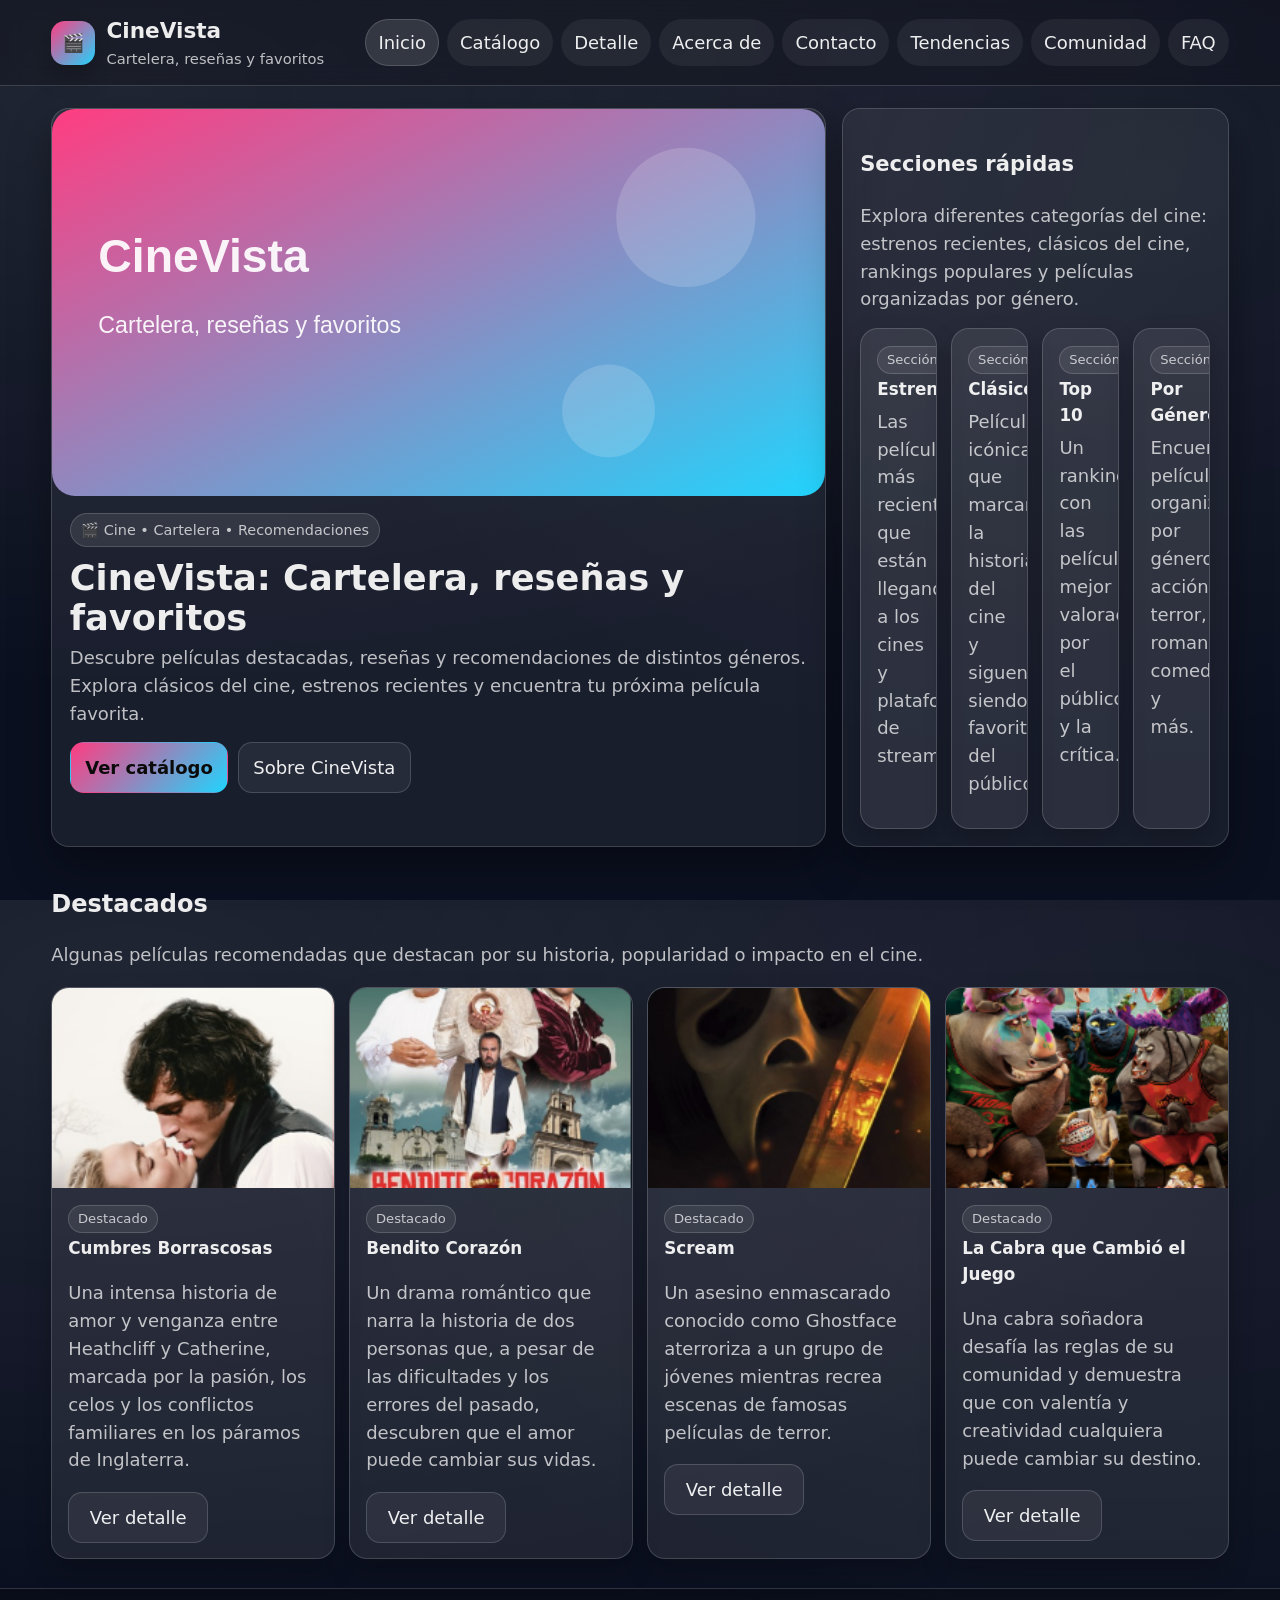
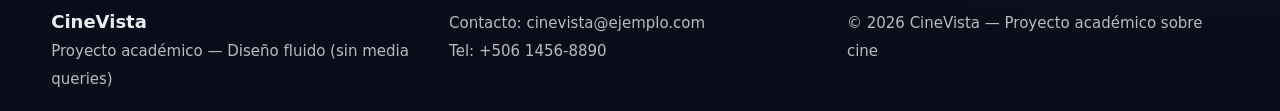
<file: index.html>
<!doctype html>
<html lang="es">
<head>
  <meta charset="utf-8"/>
  <meta name="viewport" content="width=device-width, initial-scale=1"/>
  <title>CineVista — Inicio</title>
  <link rel="stylesheet" href="css/base.css"/>
  <link rel="stylesheet" href="css/index.css"/>
</head>
<body>
<a class="skip" href="#contenido">Saltar al contenido</a>

<header class="site-header">
  <div class="wrapper header-row">
    <div class="brand">
      <div class="brand-badge" aria-hidden="true">🎬</div>
      <div>
        <h1>CineVista</h1>
        <p>Cartelera, reseñas y favoritos</p>
      </div>
    </div>

    <nav class="site-nav" aria-label="Menú principal">
      <ul class="nav-list">
        <li><a href="index.html" aria-current="page">Inicio</a></li>
        <li><a href="catalogo.html">Catálogo</a></li>
        <li><a href="detalle.html">Detalle</a></li>
        <li><a href="acerca.html">Acerca de</a></li>
        <li><a href="contacto.html">Contacto</a></li>
        <li><a href="tendencias.html">Tendencias</a></li>
        <li><a href="comunidad.html">Comunidad</a></li>
        <li><a href="faq.html">FAQ</a></li>
      </ul>
    </nav>
  </div>
</header>

<main id="contenido">
<section class="hero">
  <div class="wrapper hero-grid">
    <article class="hero-card">
      <img class="fluid" src="assets/hero.svg" alt="Banner CineVista"/>
      <div class="content">
        <span class="kicker">🎬 Cine • Cartelera • Recomendaciones</span>
        <h2>CineVista: Cartelera, reseñas y favoritos</h2>
        <p>Descubre películas destacadas, reseñas y recomendaciones de distintos géneros. Explora clásicos del cine, estrenos recientes y encuentra tu próxima película favorita.</p>
        <div class="actions">
          <a class="btn primary" href="catalogo.html">Ver catálogo</a>
          <a class="btn" href="acerca.html">Sobre CineVista</a>
        </div>
      </div>
    </article>
    <aside class="hero-card">
      <div class="content">
        <h3>Secciones rápidas</h3>
        <p class="muted">Explora diferentes categorías del cine: estrenos recientes, clásicos del cine, rankings populares y películas organizadas por género.</p>
        <div class="grid"><div class="card"><div class="pad"><span class="badge">Sección</span><h4>Estrenos</h4><p class="muted">Las películas más recientes que están llegando a los cines y plataformas de streaming.</p></div></div><div class="card"><div class="pad"><span class="badge">Sección</span><h4>Clásicos</h4><p class="muted">Películas icónicas que marcaron la historia del cine y siguen siendo favoritas del público.</p></div></div><div class="card"><div class="pad"><span class="badge">Sección</span><h4>Top 10</h4><p class="muted">Un ranking con las películas mejor valoradas por el público y la crítica.</p></div></div><div class="card"><div class="pad"><span class="badge">Sección</span><h4>Por Género</h4><p class="muted">Encuentra películas organizadas por género: acción, terror, romance, comedia y más.</p></div></div></div>
      </div>
    </aside>
  </div>
</section><section class="section"><div class="wrapper">
  <h3>Destacados</h3>
  <p class="muted">Algunas películas recomendadas que destacan por su historia, popularidad o impacto en el cine.</p>
  <div class="grid">
      <article class="card">
        <img class="fluid" src="assets/cumbresborrascosas.png" alt="Cumbres Borrascosas"/>
        <div class="pad">
          <span class="badge">Destacado</span>
          <h4>Cumbres Borrascosas</h4>
          <p class="muted">Una intensa historia de amor y venganza entre Heathcliff y Catherine, marcada por la pasión, los celos y los conflictos familiares en los páramos de Inglaterra.</p>
          <a class="btn" href="detalle.html">Ver detalle</a>
        </div>
      </article>

      <article class="card">
        <img class="fluid" src="assets/benditocorazon.png" alt="Bendito Corazón"/>
        <div class="pad">
          <span class="badge">Destacado</span>
          <h4>Bendito Corazón</h4>
          <p class="muted">Un drama romántico que narra la historia de dos personas que, a pesar de las dificultades y los errores del pasado, descubren que el amor puede cambiar sus vidas.</p>
          <a class="btn" href="detalle.html">Ver detalle</a>
        </div>
      </article>

      <article class="card">
        <img class="fluid" src="assets/scream.png" alt="Scream"/>
        <div class="pad">
          <span class="badge">Destacado</span>
          <h4>Scream</h4>
          <p class="muted">Un asesino enmascarado conocido como Ghostface aterroriza a un grupo de jóvenes mientras recrea escenas de famosas películas de terror.</p>
          <a class="btn" href="detalle.html">Ver detalle</a>
        </div>
      </article>

      <article class="card">
        <img class="fluid" src="assets/lacabra.png" alt="La Cabra"/>
        <div class="pad">
          <span class="badge">Destacado</span>
          <h4>La Cabra que Cambió el Juego</h4>
          <p class="muted">Una cabra soñadora desafía las reglas de su comunidad y demuestra que con valentía y creatividad cualquiera puede cambiar su destino.</p>
          <a class="btn" href="detalle.html">Ver detalle</a>
        </div>
      </article>
</div>
</div></section>
</main>

<footer class="site-footer">
  <div class="wrapper footer-grid">
    <div>
      <strong>CineVista</strong><br/>
      <small>Proyecto académico — Diseño fluido (sin media queries)</small>
    </div>
    <div>
      <small>Contacto: cinevista@ejemplo.com</small><br/>
      <small>Tel: +506 1456-8890</small>
    </div>
    <div>
      <small>© 2026 CineVista — Proyecto académico sobre cine</small>
    </div>
  </div>
</footer>
</body>
</html>
</file>
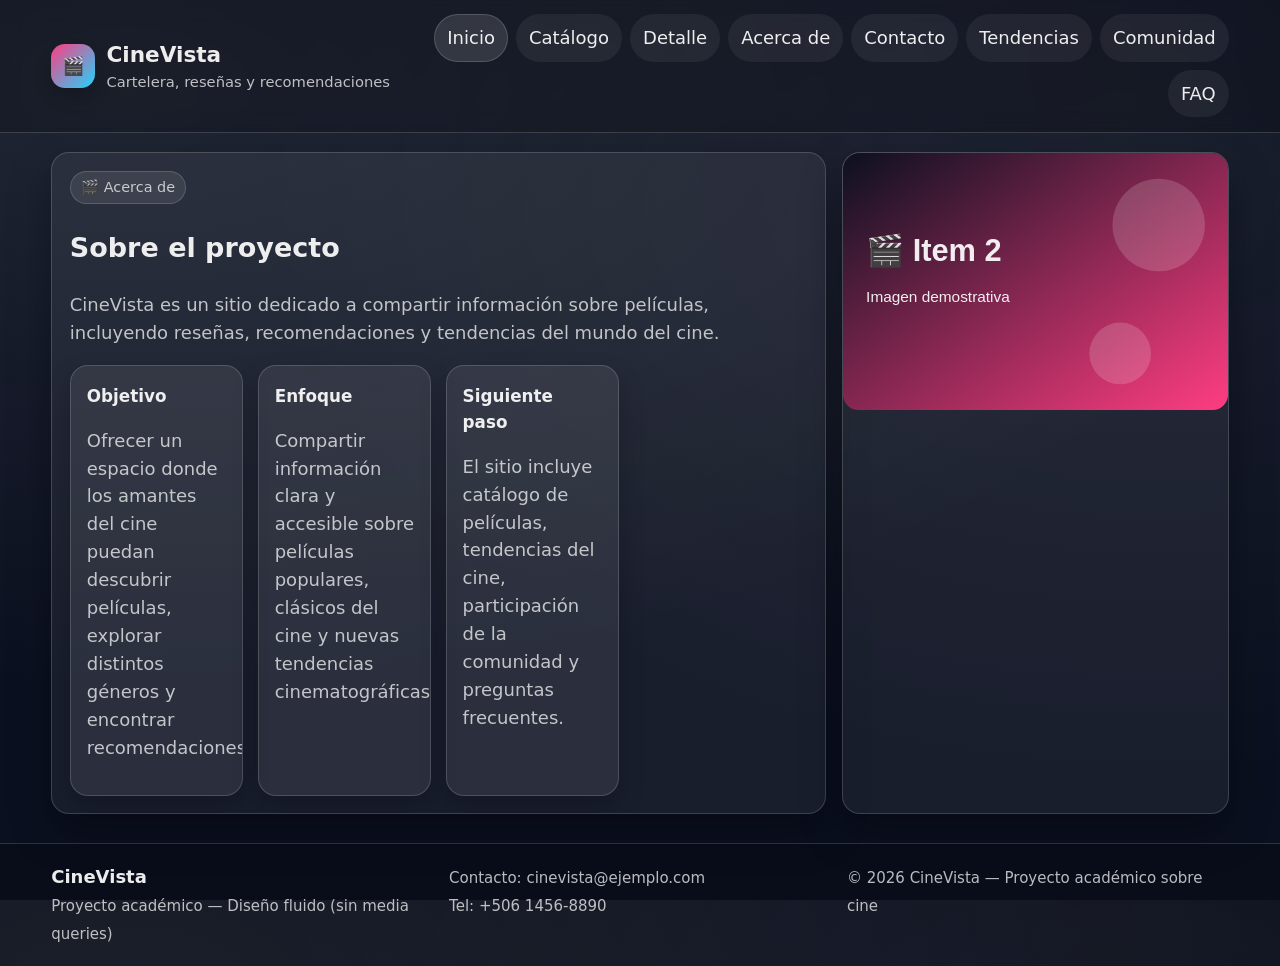
<file: acerca.html>
<!doctype html>
<html lang="es">
<head>
  <meta charset="utf-8"/>
  <meta name="viewport" content="width=device-width, initial-scale=1"/>
  <title>CineVista — Acerca de</title>
  <link rel="stylesheet" href="css/base.css"/>
  <link rel="stylesheet" href="css/acerca.css"/>
</head>
<body>
<a class="skip" href="#contenido">Saltar al contenido</a>

<header class="site-header">
  <div class="wrapper header-row">
    <div class="brand">
      <div class="brand-badge" aria-hidden="true">🎬</div>
      <div>
        <h1>CineVista</h1>
        <p>Cartelera, reseñas y recomendaciones</p>
      </div>
    </div>

    <nav class="site-nav" aria-label="Menú principal">
      <ul class="nav-list">
        <li><a href="index.html" aria-current="page">Inicio</a></li>
        <li><a href="catalogo.html">Catálogo</a></li>
        <li><a href="detalle.html">Detalle</a></li>
        <li><a href="acerca.html">Acerca de</a></li>
        <li><a href="contacto.html">Contacto</a></li>
        <li><a href="tendencias.html">Tendencias</a></li>
        <li><a href="comunidad.html">Comunidad</a></li>
        <li><a href="faq.html">FAQ</a></li>
      </ul>
    </nav>
  </div>
</header>

<main id="contenido">
<section class="section">
  <div class="wrapper hero-grid">
    <article class="hero-card"><div class="content">
      <span class="kicker">🎬 Acerca de</span>
      <h2>Sobre el proyecto</h2>
      <p class="muted">CineVista es un sitio dedicado a compartir información sobre películas, incluyendo reseñas, recomendaciones y tendencias del mundo del cine.</p>
      <div class="grid">
        <div class="card"><div class="pad"><h4>Objetivo</h4><p class="muted">Ofrecer un espacio donde los amantes del cine puedan descubrir películas, explorar distintos géneros y encontrar recomendaciones.</p></div></div>
        <div class="card"><div class="pad"><h4>Enfoque</h4><p class="muted">Compartir información clara y accesible sobre películas populares, clásicos del cine y nuevas tendencias cinematográficas.</p></div></div>
        <div class="card"><div class="pad"><h4>Siguiente paso</h4><p class="muted">El sitio incluye catálogo de películas, tendencias del cine, participación de la comunidad y preguntas frecuentes.</p></div></div>
      </div>
    </div></article>
    <aside class="hero-card"><img class="fluid" src="assets/thumb2.svg" alt="Imagen de apoyo"/></aside>
  </div>
</section>
</main>

<footer class="site-footer">
  <div class="wrapper footer-grid">
    <div>
      <strong>CineVista</strong><br/>
      <small>Proyecto académico — Diseño fluido (sin media queries)</small>
    </div>
    <div>
      <small>Contacto: cinevista@ejemplo.com</small><br/>
      <small>Tel: +506 1456-8890</small>
    </div>
    <div>
      <small>© 2026 CineVista — Proyecto académico sobre cine</small>
    </div>
  </div>
</footer>
</body>
</html>
</file>
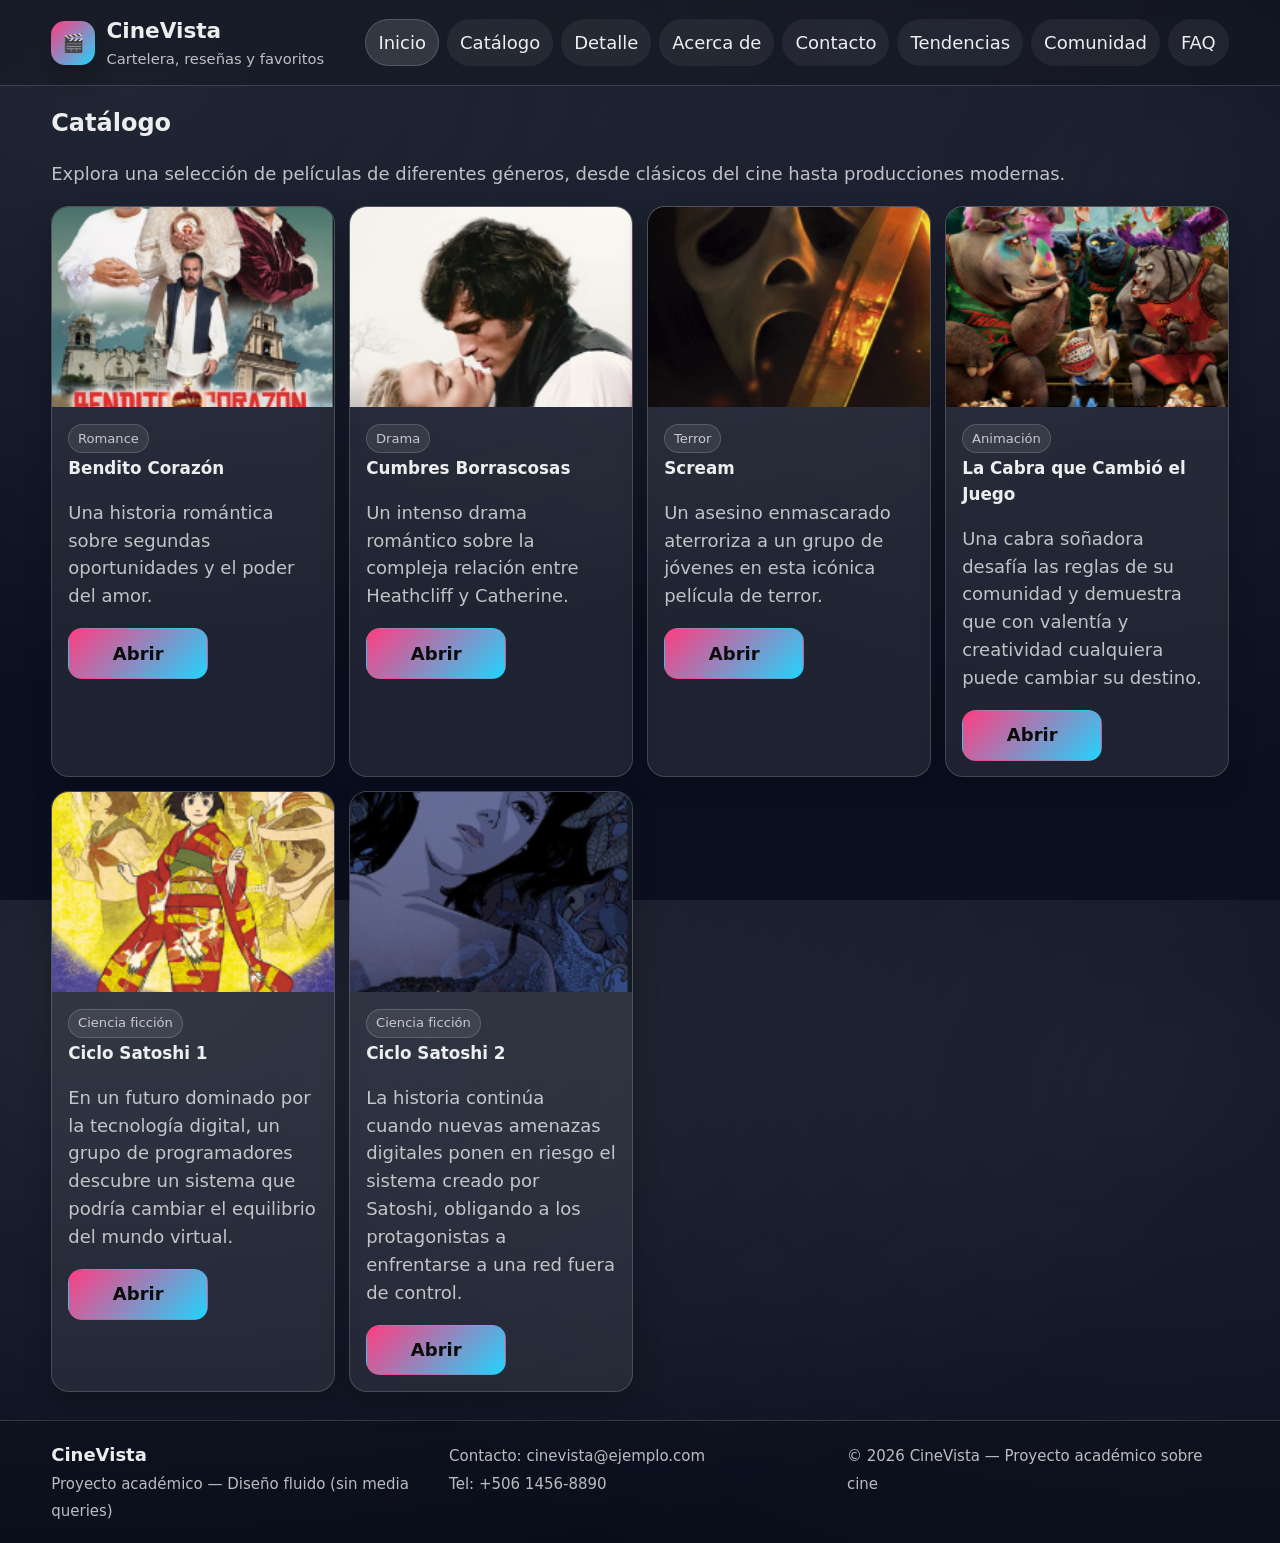
<file: catalogo.html>
<!doctype html>
<html lang="es">
<head>
  <meta charset="utf-8"/>
  <meta name="viewport" content="width=device-width, initial-scale=1"/>
  <title>CineVista — Catálogo</title>
  <link rel="stylesheet" href="css/base.css"/>
  <link rel="stylesheet" href="css/catalogo.css"/>
</head>
<body>
<a class="skip" href="#contenido">Saltar al contenido</a>

<header class="site-header">
  <div class="wrapper header-row">
    <div class="brand">
      <div class="brand-badge" aria-hidden="true">🎬</div>
      <div>
        <h1>CineVista</h1>
        <p>Cartelera, reseñas y favoritos</p>
      </div>
    </div>

    <nav class="site-nav" aria-label="Menú principal">
      <ul class="nav-list">
        <li><a href="index.html" aria-current="page">Inicio</a></li>
        <li><a href="catalogo.html">Catálogo</a></li>
        <li><a href="detalle.html">Detalle</a></li>
        <li><a href="acerca.html">Acerca de</a></li>
        <li><a href="contacto.html">Contacto</a></li>
        <li><a href="tendencias.html">Tendencias</a></li>
        <li><a href="comunidad.html">Comunidad</a></li>
        <li><a href="faq.html">FAQ</a></li>
      </ul>
    </nav>
  </div>
</header>

<main id="contenido">
<section class="section"><div class="wrapper">
  <h3>Catálogo</h3>
  <p class="muted">Explora una selección de películas de diferentes géneros, desde clásicos del cine hasta producciones modernas.</p>
  <div class="grid">
      <article class="card">
        <img class="fluid" src="assets/benditocorazon.png" alt="Item 1"/>
        <div class="pad">
          <span class="badge">Romance</span>
          <h4>Bendito Corazón</h4>
          <p class="muted">Una historia romántica sobre segundas oportunidades y el poder del amor.</p>
          <a class="btn primary" href="detalle.html">Abrir</a>
        </div>
      </article>

      <article class="card">
        <img class="fluid" src="assets/cumbresborrascosas.png" alt="Item 2"/>
        <div class="pad">
          <span class="badge">Drama</span>
          <h4>Cumbres Borrascosas</h4>
          <p class="muted">Un intenso drama romántico sobre la compleja relación entre Heathcliff y Catherine.</p>
          <a class="btn primary" href="detalle.html">Abrir</a>
        </div>
      </article>

      <article class="card">
        <img class="fluid" src="assets/scream.png" alt="Item 3"/>
        <div class="pad">
          <span class="badge">Terror</span>
          <h4>Scream</h4>
          <p class="muted">Un asesino enmascarado aterroriza a un grupo de jóvenes en esta icónica película de terror.</p>
          <a class="btn primary" href="detalle.html">Abrir</a>
        </div>
      </article>

      <article class="card">
        <img class="fluid" src="assets/lacabra.png" alt="Item 4"/>
        <div class="pad">
          <span class="badge">Animación</span>
          <h4>La Cabra que Cambió el Juego</h4>
          <p class="muted">Una cabra soñadora desafía las reglas de su comunidad y demuestra que con valentía y creatividad cualquiera puede cambiar su destino.</p>
          <a class="btn primary" href="detalle.html">Abrir</a>
        </div>
      </article>

      <article class="card">
        <img class="fluid" src="assets/ciclosatoshi1.png" alt="Item 5"/>
        <div class="pad">
          <span class="badge">Ciencia ficción</span>
          <h4>Ciclo Satoshi 1</h4>
          <p class="muted">En un futuro dominado por la tecnología digital, un grupo de programadores descubre un sistema que podría cambiar el equilibrio del mundo virtual.</p>
          <a class="btn primary" href="detalle.html">Abrir</a>
        </div>
      </article>

      <article class="card">
        <img class="fluid" src="assets/ciclosatoshi2.png" alt="Item 6"/>
        <div class="pad">
          <span class="badge">Ciencia ficción</span>
          <h4>Ciclo Satoshi 2</h4>
          <p class="muted">La historia continúa cuando nuevas amenazas digitales ponen en riesgo el sistema creado por Satoshi, obligando a los protagonistas a enfrentarse a una red fuera de control.</p>
          <a class="btn primary" href="detalle.html">Abrir</a>
        </div>
      </article>
</div>
</div></section>
</main>

<footer class="site-footer">
  <div class="wrapper footer-grid">
    <div>
      <strong>CineVista</strong><br/>
      <small>Proyecto académico — Diseño fluido (sin media queries)</small>
    </div>
    <div>
      <small>Contacto: cinevista@ejemplo.com</small><br/>
      <small>Tel: +506 1456-8890</small>
    </div>
    <div>
      <small>© 2026 CineVista — Proyecto académico sobre cine</small>
    </div>
  </div>
</footer>
</body>
</html>
</file>
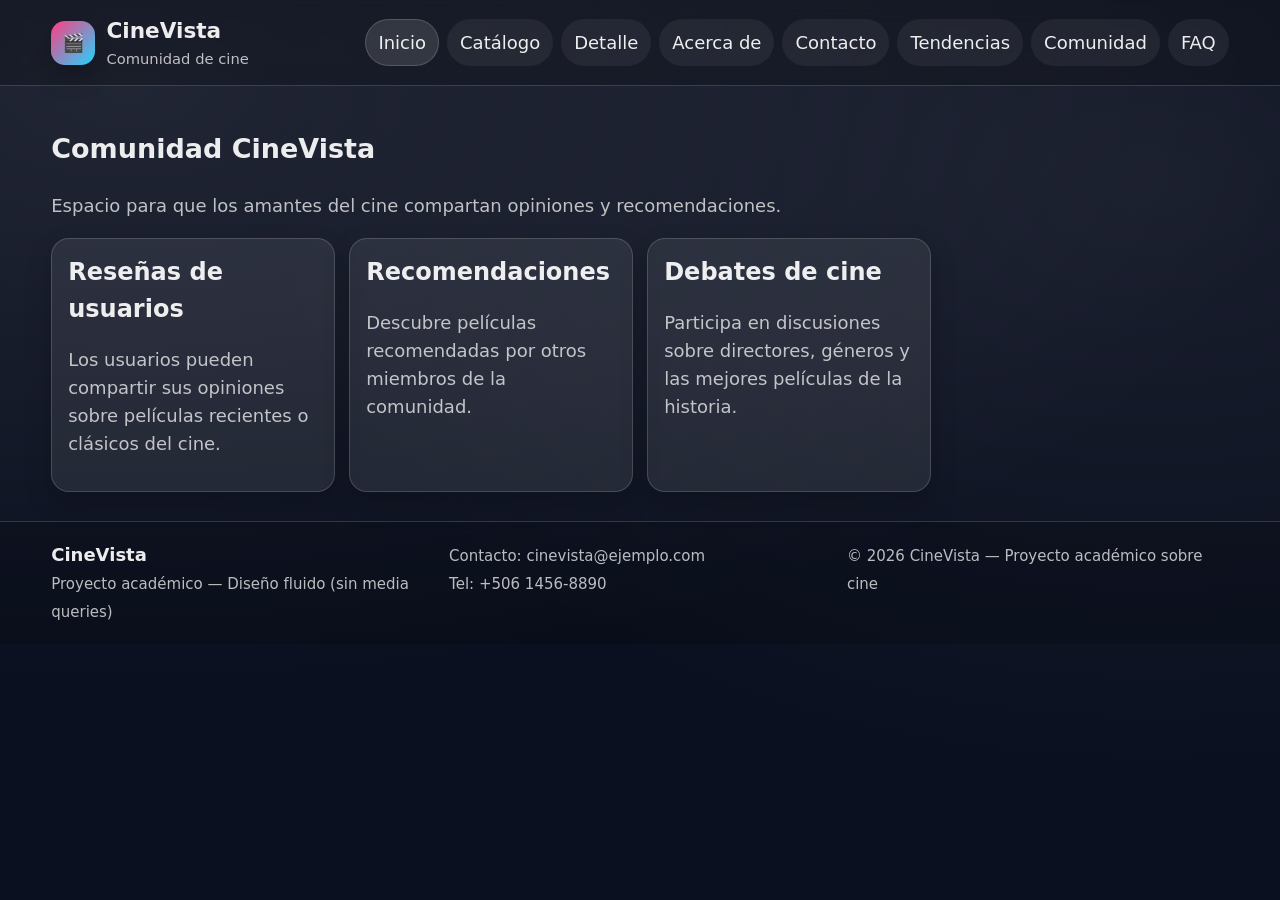
<file: comunidad.html>
<!doctype html>
<html lang="es">
<head>
<meta charset="utf-8"/>
<meta name="viewport" content="width=device-width, initial-scale=1"/>
<title>CineVista — Comunidad</title>
<link rel="stylesheet" href="css/base.css"/>
</head>

<body>

<header class="site-header">
<div class="wrapper header-row">

<div class="brand">
<div class="brand-badge">🎬</div>
<div>
<h1>CineVista</h1>
<p>Comunidad de cine</p>
</div>
</div>

<nav class="site-nav" aria-label="Menú principal">
      <ul class="nav-list">
        <li><a href="index.html" aria-current="page">Inicio</a></li>
        <li><a href="catalogo.html">Catálogo</a></li>
        <li><a href="detalle.html">Detalle</a></li>
        <li><a href="acerca.html">Acerca de</a></li>
        <li><a href="contacto.html">Contacto</a></li>
        <li><a href="tendencias.html">Tendencias</a></li>
        <li><a href="comunidad.html">Comunidad</a></li>
        <li><a href="faq.html">FAQ</a></li>
      </ul>
    </nav>

</div>
</header>

<main class="section">
<div class="wrapper">

<h2>Comunidad CineVista</h2>
<p class="muted">Espacio para que los amantes del cine compartan opiniones y recomendaciones.</p>

<div class="grid">

<article class="card">
<div class="pad">
<h3>Reseñas de usuarios</h3>
<p class="muted">Los usuarios pueden compartir sus opiniones sobre películas recientes o clásicos del cine.</p>
</div>
</article>

<article class="card">
<div class="pad">
<h3>Recomendaciones</h3>
<p class="muted">Descubre películas recomendadas por otros miembros de la comunidad.</p>
</div>
</article>

<article class="card">
<div class="pad">
<h3>Debates de cine</h3>
<p class="muted">Participa en discusiones sobre directores, géneros y las mejores películas de la historia.</p>
</div>
</article>

</div>

</div>
</main>

<footer class="site-footer">
  <div class="wrapper footer-grid">
    <div>
      <strong>CineVista</strong><br/>
      <small>Proyecto académico — Diseño fluido (sin media queries)</small>
    </div>
    <div>
      <small>Contacto: cinevista@ejemplo.com</small><br/>
      <small>Tel: +506 1456-8890</small>
    </div>
    <div>
      <small>© 2026 CineVista — Proyecto académico sobre cine</small>
    </div>
  </div>
</footer>
</body>
</html>
</file>
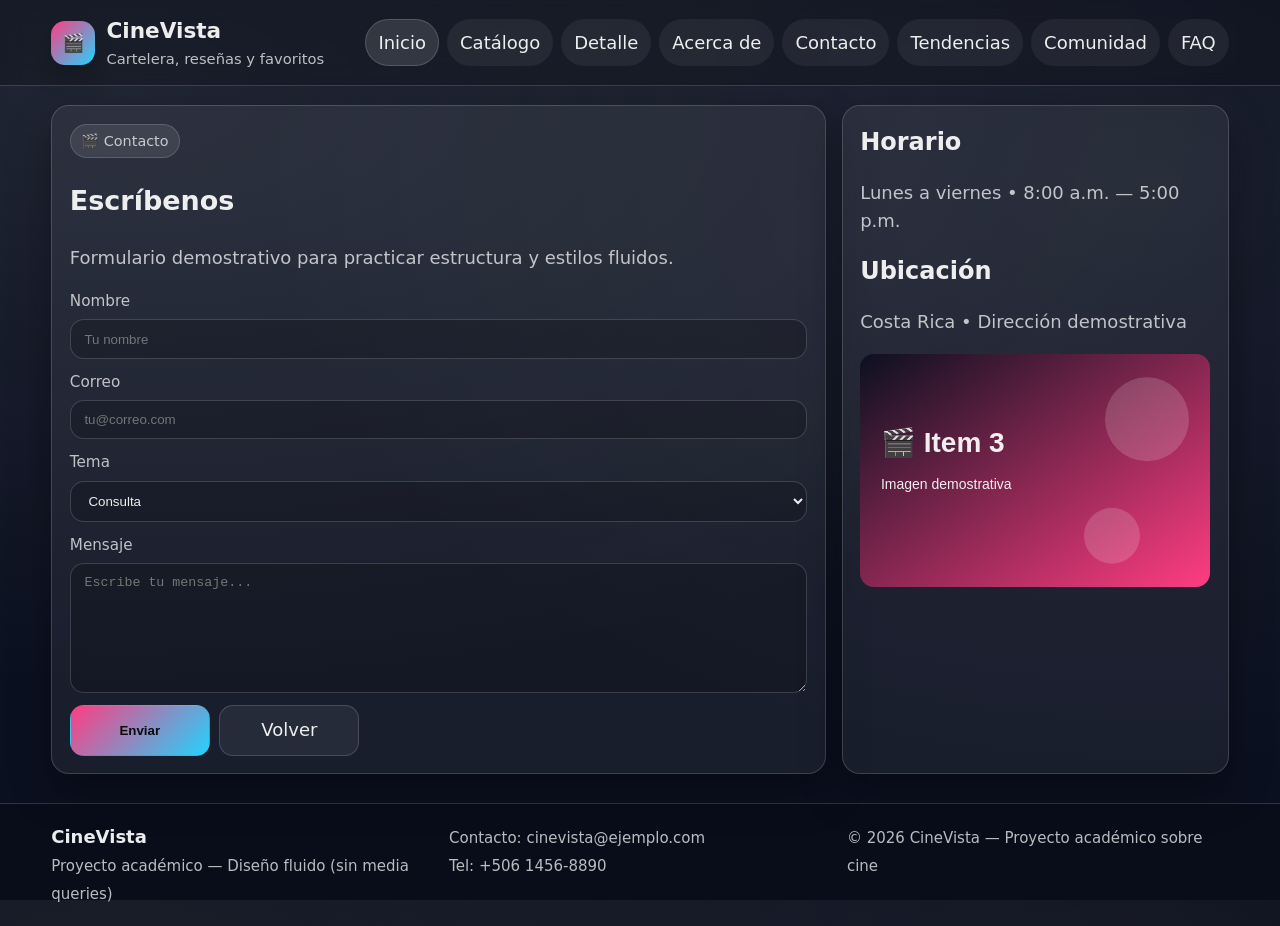
<file: contacto.html>
<!doctype html>
<html lang="es">
<head>
  <meta charset="utf-8"/>
  <meta name="viewport" content="width=device-width, initial-scale=1"/>
  <title>CineVista — Contacto</title>
  <link rel="stylesheet" href="css/base.css"/>
  <link rel="stylesheet" href="css/contacto.css"/>
</head>
<body>
<a class="skip" href="#contenido">Saltar al contenido</a>

<header class="site-header">
  <div class="wrapper header-row">
    <div class="brand">
      <div class="brand-badge" aria-hidden="true">🎬</div>
      <div>
        <h1>CineVista</h1>
        <p>Cartelera, reseñas y favoritos</p>
      </div>
    </div>

    <nav class="site-nav" aria-label="Menú principal">
      <ul class="nav-list">
        <li><a href="index.html" aria-current="page">Inicio</a></li>
        <li><a href="catalogo.html">Catálogo</a></li>
        <li><a href="detalle.html">Detalle</a></li>
        <li><a href="acerca.html">Acerca de</a></li>
        <li><a href="contacto.html">Contacto</a></li>
        <li><a href="tendencias.html">Tendencias</a></li>
        <li><a href="comunidad.html">Comunidad</a></li>
        <li><a href="faq.html">FAQ</a></li>
      </ul>
    </nav>
  </div>
</header>

<main id="contenido">
<section class="section">
  <div class="wrapper hero-grid">
    <article class="hero-card"><div class="content">
      <span class="kicker">🎬 Contacto</span>
      <h2>Escríbenos</h2>
      <p class="muted">Formulario demostrativo para practicar estructura y estilos fluidos.</p>
      <form class="form" action="#" method="post">
        <div class="field"><label for="nombre">Nombre</label><input id="nombre" name="nombre" placeholder="Tu nombre" required/></div>
        <div class="field"><label for="correo">Correo</label><input id="correo" name="correo" type="email" placeholder="tu@correo.com" required/></div>
        <div class="field"><label for="tema">Tema</label>
          <select id="tema" name="tema"><option>Consulta</option><option>Soporte</option><option>Colaboración</option></select>
        </div>
        <div class="field"><label for="mensaje">Mensaje</label><textarea id="mensaje" name="mensaje" placeholder="Escribe tu mensaje..."></textarea></div>
        <div class="actions"><button class="btn primary" type="submit">Enviar</button><a class="btn" href="index.html">Volver</a></div>
      </form>
    </div></article>
    <aside class="hero-card"><div class="content">
      <h3>Horario</h3><p class="muted">Lunes a viernes • 8:00 a.m. — 5:00 p.m.</p>
      <h3>Ubicación</h3><p class="muted">Costa Rica • Dirección demostrativa</p>
      <img class="fluid" src="assets/thumb3.svg" alt="Imagen de ubicación"/>
    </div></aside>
  </div>
</section>
</main>

<footer class="site-footer">
  <div class="wrapper footer-grid">
    <div>
      <strong>CineVista</strong><br/>
      <small>Proyecto académico — Diseño fluido (sin media queries)</small>
    </div>
    <div>
      <small>Contacto: cinevista@ejemplo.com</small><br/>
      <small>Tel: +506 1456-8890</small>
    </div>
    <div>
      <small>© 2026 CineVista — Proyecto académico sobre cine</small>
    </div>
  </div>
</footer>
</body>
</html>
</file>
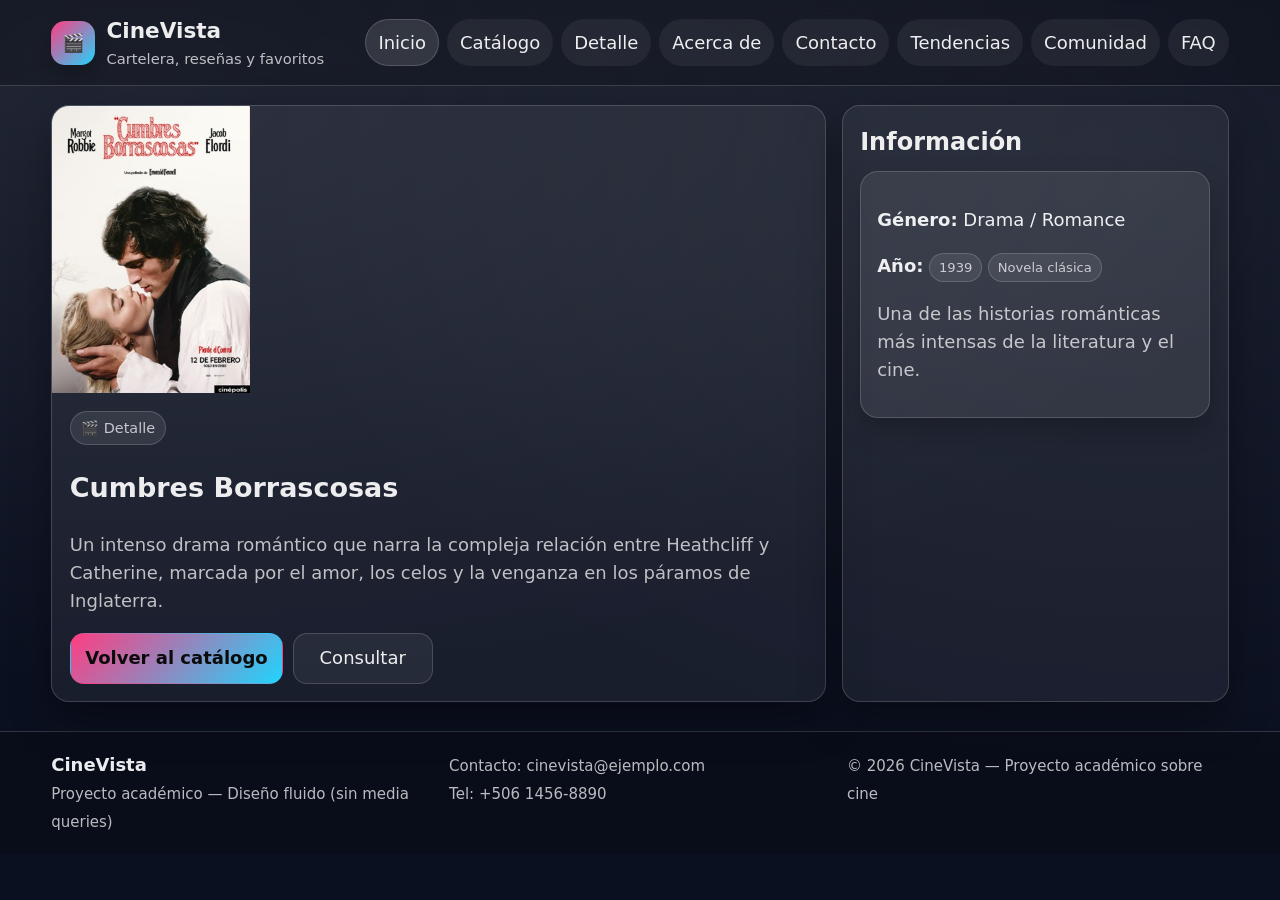
<file: detalle.html>
<!doctype html>
<html lang="es">
<head>
  <meta charset="utf-8"/>
  <meta name="viewport" content="width=device-width, initial-scale=1"/>
  <title>CineVista — Detalle</title>
  <link rel="stylesheet" href="css/base.css"/>
  <link rel="stylesheet" href="css/detalle.css"/>
</head>
<body>
<a class="skip" href="#contenido">Saltar al contenido</a>

<header class="site-header">
  <div class="wrapper header-row">
    <div class="brand">
      <div class="brand-badge" aria-hidden="true">🎬</div>
      <div>
        <h1>CineVista</h1>
        <p>Cartelera, reseñas y favoritos</p>
      </div>
    </div>

   <nav class="site-nav" aria-label="Menú principal">
      <ul class="nav-list">
        <li><a href="index.html" aria-current="page">Inicio</a></li>
        <li><a href="catalogo.html">Catálogo</a></li>
        <li><a href="detalle.html">Detalle</a></li>
        <li><a href="acerca.html">Acerca de</a></li>
        <li><a href="contacto.html">Contacto</a></li>
        <li><a href="tendencias.html">Tendencias</a></li>
        <li><a href="comunidad.html">Comunidad</a></li>
        <li><a href="faq.html">FAQ</a></li>
      </ul>
    </nav>
  </div>
</header>

<main id="contenido">
<section class="section">
  <div class="wrapper hero-grid">
    <article class="hero-card">
      <img class="fluid" src="assets/cumbresborrascosas.png" alt="Imagen principal"/>
      <div class="content">
        <span class="kicker">🎬 Detalle</span>
        <h2>Cumbres Borrascosas</h2>
        <p class="muted">Un intenso drama romántico que narra la compleja relación entre Heathcliff y Catherine, marcada por el amor, los celos y la venganza en los páramos de Inglaterra.</p>
        <div class="actions">
          <a class="btn primary" href="catalogo.html">Volver al catálogo</a>
          <a class="btn" href="contacto.html">Consultar</a>
        </div>
      </div>
    </article>
    <aside class="hero-card"><div class="content">
      <h3>Información</h3>
      <div class="card"><div class="pad">
        <p><strong>Género:</strong> Drama / Romance</p>
        <p><strong>Año:</strong> <span class="badge">1939</span> <span class="badge">Novela clásica</span></p>
        <p class="muted">Una de las historias románticas más intensas de la literatura y el cine.</p>
      </div></div>
    </div></aside>
  </div>
</section>
</main>

<footer class="site-footer">
  <div class="wrapper footer-grid">
    <div>
      <strong>CineVista</strong><br/>
      <small>Proyecto académico — Diseño fluido (sin media queries)</small>
    </div>
    <div>
      <small>Contacto: cinevista@ejemplo.com</small><br/>
      <small>Tel: +506 1456-8890</small>
    </div>
    <div>
      <small>© 2026 CineVista — Proyecto académico sobre cine</small>
    </div>
  </div>
</footer>
</body>
</html>
</file>
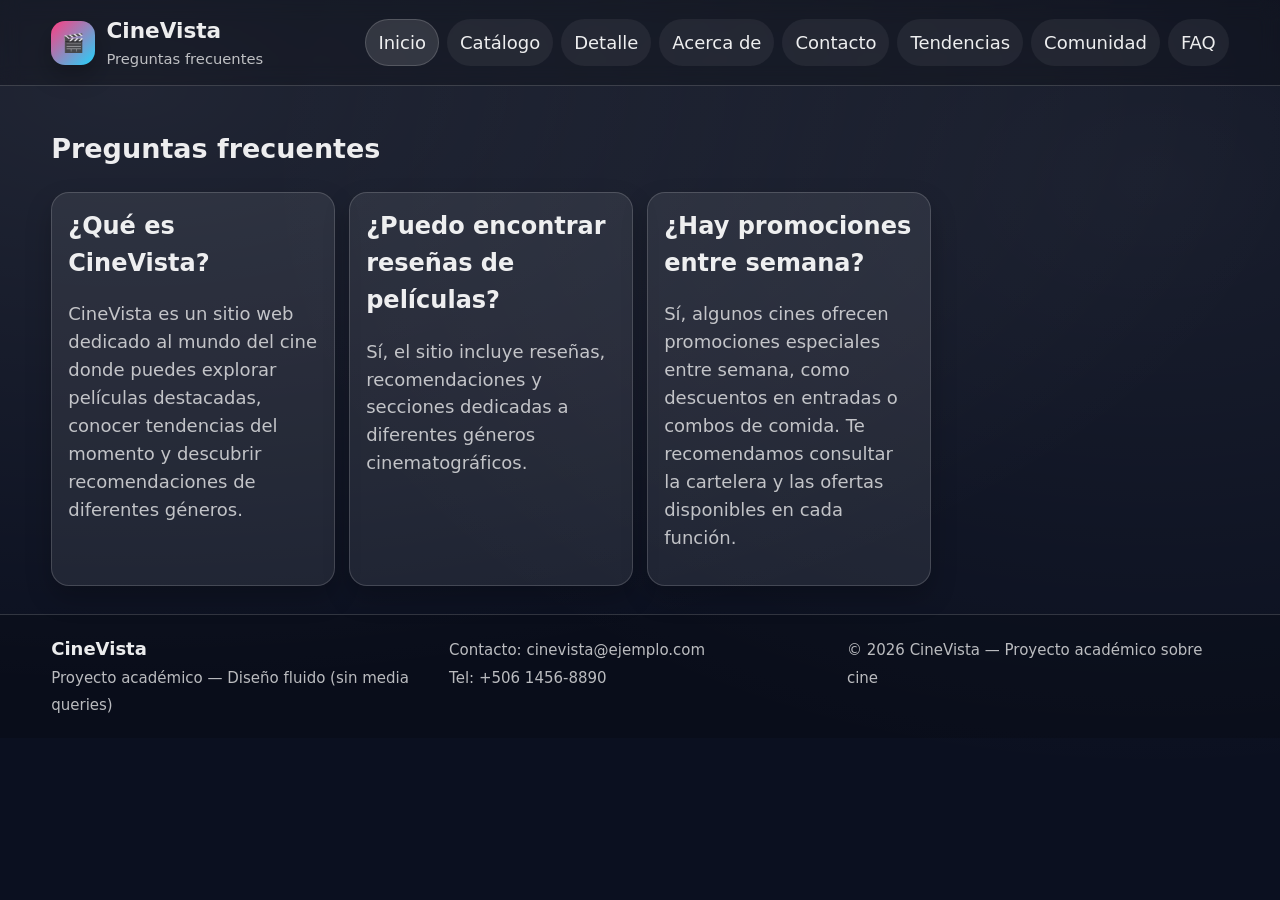
<file: faq.html>
<!doctype html>
<html lang="es">
<head>
<meta charset="utf-8"/>
<meta name="viewport" content="width=device-width, initial-scale=1"/>
<title>CineVista — FAQ</title>
<link rel="stylesheet" href="css/base.css"/>
</head>

<body>

<header class="site-header">
<div class="wrapper header-row">

<div class="brand">
<div class="brand-badge">🎬</div>
<div>
<h1>CineVista</h1>
<p>Preguntas frecuentes</p>
</div>
</div>

<nav class="site-nav" aria-label="Menú principal">
      <ul class="nav-list">
        <li><a href="index.html" aria-current="page">Inicio</a></li>
        <li><a href="catalogo.html">Catálogo</a></li>
        <li><a href="detalle.html">Detalle</a></li>
        <li><a href="acerca.html">Acerca de</a></li>
        <li><a href="contacto.html">Contacto</a></li>
        <li><a href="tendencias.html">Tendencias</a></li>
        <li><a href="comunidad.html">Comunidad</a></li>
        <li><a href="faq.html">FAQ</a></li>
      </ul>
    </nav>

</div>
</header>

<main class="section">
<div class="wrapper">

<h2>Preguntas frecuentes</h2>

<div class="grid">

<article class="card">
<div class="pad">
<h3>¿Qué es CineVista?</h3>
<p class="muted">CineVista es un sitio web dedicado al mundo del cine donde puedes explorar películas destacadas, conocer tendencias del momento y descubrir recomendaciones de diferentes géneros.</p>
</div>
</article>

<article class="card">
<div class="pad">
<h3>¿Puedo encontrar reseñas de películas?</h3>
<p class="muted">Sí, el sitio incluye reseñas, recomendaciones y secciones dedicadas a diferentes géneros cinematográficos.</p>
</div>
</article>

<article class="card">
<div class="pad">
<h3>¿Hay promociones entre semana?</h3>
<p class="muted">Sí, algunos cines ofrecen promociones especiales entre semana, como descuentos en entradas o combos de comida. Te recomendamos consultar la cartelera y las ofertas disponibles en cada función.</p>
</div>
</article>

</div>

</div>
</main>

<footer class="site-footer">
  <div class="wrapper footer-grid">
    <div>
      <strong>CineVista</strong><br/>
      <small>Proyecto académico — Diseño fluido (sin media queries)</small>
    </div>
    <div>
      <small>Contacto: cinevista@ejemplo.com</small><br/>
      <small>Tel: +506 1456-8890</small>
    </div>
    <div>
      <small>© 2026 CineVista — Proyecto académico sobre cine</small>
    </div>
  </div>
</footer>
</body>
</html>
</file>
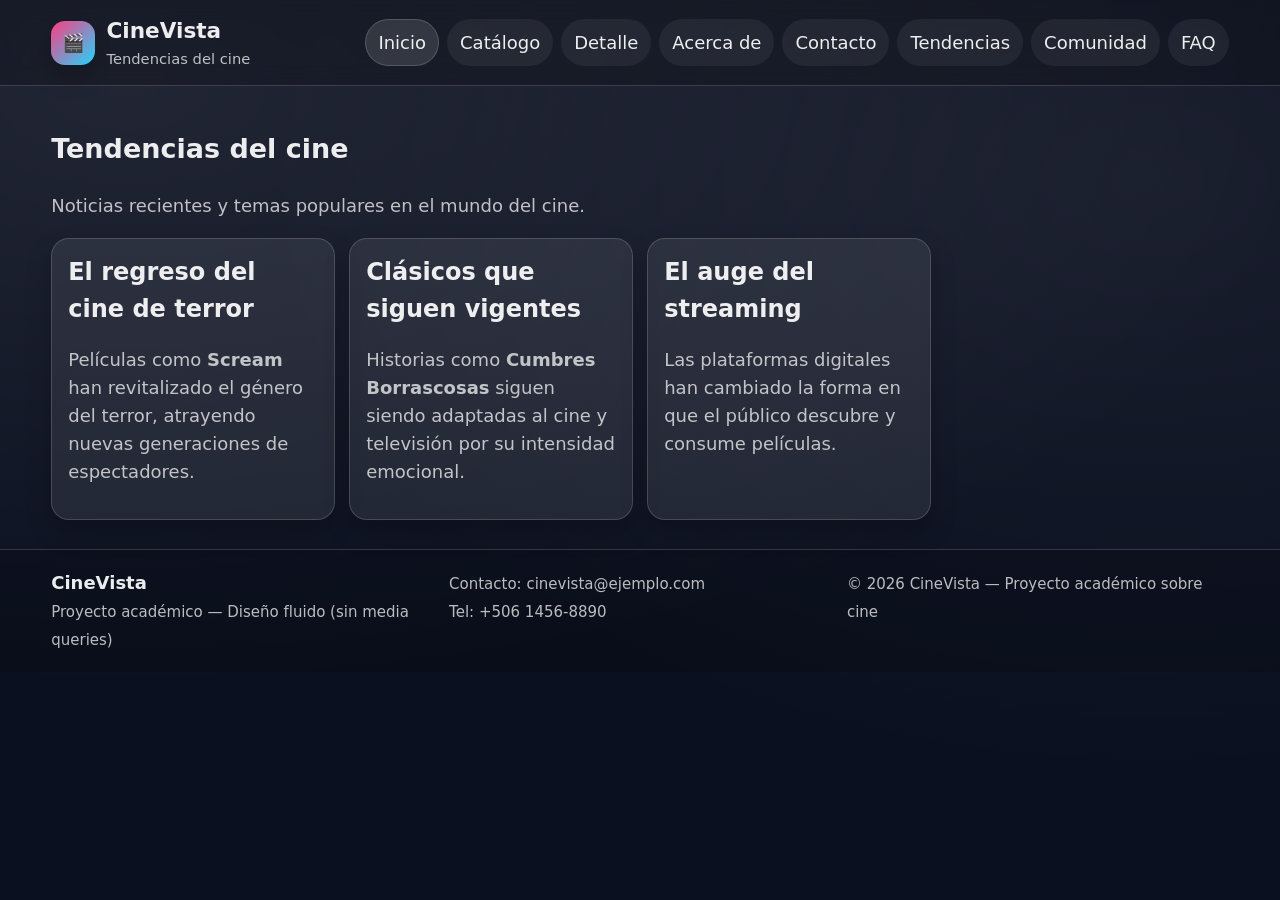
<file: tendencias.html>
<!doctype html>
<html lang="es">
<head>
<meta charset="utf-8"/>
<meta name="viewport" content="width=device-width, initial-scale=1"/>
<title>CineVista — Tendencias</title>
<link rel="stylesheet" href="css/base.css"/>
</head>

<body>

<header class="site-header">
<div class="wrapper header-row">

<div class="brand">
<div class="brand-badge">🎬</div>
<div>
<h1>CineVista</h1>
<p>Tendencias del cine</p>
</div>
</div>

<nav class="site-nav" aria-label="Menú principal">
      <ul class="nav-list">
        <li><a href="index.html" aria-current="page">Inicio</a></li>
        <li><a href="catalogo.html">Catálogo</a></li>
        <li><a href="detalle.html">Detalle</a></li>
        <li><a href="acerca.html">Acerca de</a></li>
        <li><a href="contacto.html">Contacto</a></li>
        <li><a href="tendencias.html">Tendencias</a></li>
        <li><a href="comunidad.html">Comunidad</a></li>
        <li><a href="faq.html">FAQ</a></li>
      </ul>
    </nav>

</div>
</header>

<main class="section">
<div class="wrapper">

<h2>Tendencias del cine</h2>
<p class="muted">Noticias recientes y temas populares en el mundo del cine.</p>

<div class="grid">

<article class="card">
<div class="pad">
<h3>El regreso del cine de terror</h3>
<p class="muted">Películas como <strong>Scream</strong> han revitalizado el género del terror, atrayendo nuevas generaciones de espectadores.</p>
</div>
</article>

<article class="card">
<div class="pad">
<h3>Clásicos que siguen vigentes</h3>
<p class="muted">Historias como <strong>Cumbres Borrascosas</strong> siguen siendo adaptadas al cine y televisión por su intensidad emocional.</p>
</div>
</article>

<article class="card">
<div class="pad">
<h3>El auge del streaming</h3>
<p class="muted">Las plataformas digitales han cambiado la forma en que el público descubre y consume películas.</p>
</div>
</article>

</div>

</div>
</main>

<footer class="site-footer">
  <div class="wrapper footer-grid">
    <div>
      <strong>CineVista</strong><br/>
      <small>Proyecto académico — Diseño fluido (sin media queries)</small>
    </div>
    <div>
      <small>Contacto: cinevista@ejemplo.com</small><br/>
      <small>Tel: +506 1456-8890</small>
    </div>
    <div>
      <small>© 2026 CineVista — Proyecto académico sobre cine</small>
    </div>
  </div>
</footer>
</body>
</html>
</file>
<file: css/base.css>
:root {
  --bg:#0b1020; --text:rgba(255,255,255,0.92); --muted:rgba(255,255,255,0.72);
  --accent:#ff3d81; --accent2:#21d4fd;
  --card:rgba(255,255,255,0.08); --border:rgba(255,255,255,0.16);
  --shadow:0 18px 40px rgba(0,0,0,0.35); --radius:18px;
}
*{box-sizing:border-box} html,body{height:100%}
body{
  margin:0; font-family:system-ui,-apple-system,Segoe UI,Roboto,Arial,sans-serif;
  background: radial-gradient(1200px 600px at 10% 10%, rgba(255,255,255,0.09), transparent),
              radial-gradient(900px 600px at 90% 20%, rgba(255,255,255,0.06), transparent),
              var(--bg);
  color:var(--text); line-height:1.55;
}
a{color:inherit;text-decoration:none} a:hover{text-decoration:underline}
.wrapper{width:min(1100px,92%);margin:0 auto}
.skip{position:absolute;left:-9999px;top:auto}
.skip:focus{left:1rem;top:1rem;padding:.6rem .9rem;background:#fff;color:#111;border-radius:10px;z-index:10}
header.site-header{position:sticky;top:0;backdrop-filter:blur(10px);background:rgba(0,0,0,0.18);border-bottom:1px solid var(--border);z-index:5}
.header-row{display:flex;flex-wrap:wrap;align-items:center;justify-content:space-between;gap:.8rem;padding:.9rem 0}
.brand{display:flex;align-items:center;gap:.7rem;min-width:220px}
.brand-badge{width:44px;height:44px;border-radius:14px;background:linear-gradient(135deg,var(--accent),var(--accent2));display:grid;place-items:center;box-shadow:0 10px 24px rgba(0,0,0,0.25)}
.brand h1{font-size:clamp(1.05rem,2.2vw,1.35rem);margin:0}
.brand p{margin:0;color:var(--muted);font-size:.92rem}
nav.site-nav{flex:1}
.nav-list{display:flex;flex-wrap:wrap;justify-content:flex-end;gap:.5rem;list-style:none;padding:0;margin:0}
.nav-list a{display:inline-block;padding:.55rem .75rem;border-radius:999px;border:1px solid transparent;background:rgba(255,255,255,0.06)}
.nav-list a[aria-current="page"]{background:rgba(255,255,255,0.12);border-color:var(--border)}
.hero{padding:1.4rem 0 1.2rem}
.hero-grid{display:grid;grid-template-columns:repeat(auto-fit,minmax(min(320px,100%),1fr));gap:1rem;align-items:stretch}
.hero-card{background:rgba(255,255,255,0.06);border:1px solid var(--border);border-radius:var(--radius);overflow:hidden;box-shadow:var(--shadow)}
.hero-card .content{padding:1.1rem}
.kicker{display:inline-flex;align-items:center;gap:.5rem;padding:.3rem .65rem;border-radius:999px;background:rgba(255,255,255,0.09);border:1px solid var(--border);font-size:.9rem;color:var(--muted)}
.hero h2{margin:.65rem 0 .35rem;font-size:clamp(1.4rem,3.5vw,2.2rem);line-height:1.15}
.hero p{margin:0 0 .9rem;color:var(--muted)}
.actions{display:flex;flex-wrap:wrap;gap:.6rem}
.btn{display:inline-flex;align-items:center;justify-content:center;padding:.65rem .9rem;border-radius:14px;border:1px solid var(--border);background:rgba(255,255,255,0.06);min-width:140px}
.btn.primary{background:linear-gradient(135deg,var(--accent),var(--accent2));border-color:transparent;color:#0b0b0b;font-weight:700}
img.fluid{max-width:100%;height:auto;display:block}
.section{padding:1.2rem 0 1.8rem}
.section h3{margin:0 0 .65rem;font-size:clamp(1.15rem,2.4vw,1.5rem)}
.muted{color:var(--muted)}
.grid{display:grid;grid-template-columns:repeat(auto-fit,minmax(min(240px,100%),1fr));gap:.9rem}
.card{background:var(--card);border:1px solid var(--border);border-radius:var(--radius);overflow:hidden;box-shadow:0 12px 26px rgba(0,0,0,0.22)}
.card .pad{padding:.95rem 1rem}
.card h4{margin:.1rem 0 .35rem;font-size:1.05rem}
.badge{display:inline-block;font-size:.82rem;padding:.2rem .55rem;border-radius:999px;background:rgba(255,255,255,0.08);border:1px solid var(--border);color:var(--muted)}
.form{display:grid;gap:.75rem} .field{display:grid;gap:.35rem}
label{color:var(--muted);font-size:.95rem}
input,textarea,select{width:100%;padding:.7rem .85rem;border-radius:14px;border:1px solid var(--border);background:rgba(0,0,0,0.18);color:var(--text)}
textarea{min-height:130px;resize:vertical}
footer.site-footer{border-top:1px solid var(--border);background:rgba(0,0,0,0.18);padding:1.2rem 0}
.footer-grid{display:grid;grid-template-columns:repeat(auto-fit,minmax(min(220px,100%),1fr));gap:1rem}
small{color:var(--muted)}
/* ============================= */
/* MEDIA QUERIES */
/* ============================= */

/* Tablet */

@media (min-width: 600px) {

  .grid {
    grid-template-columns: repeat(2, 1fr);
  }

  .hero-grid {
    grid-template-columns: 2fr 1fr;
  }

}

/* Desktop */

@media (min-width: 1024px) {

  .grid {
    grid-template-columns: repeat(4, 1fr);
  }

  .wrapper {
    width: min(1300px, 92%);
  }

}

/* Tipografía pantallas grandes */

@media (min-width: 1024px) {

  body {
    font-size: 18px;
  }

  h1 {
    font-size: 2.5rem;
  }

}

/* Ocultar cosas en móvil */

@media (max-width: 599px) {

  .hero-card aside {
    display: none;
  }

}
.card img {
  width: 100%;
  height: 200px;
  object-fit: cover;
  display: block;
}
</file>
<file: css/index.css>
/* index.html — estilos específicos (sin media queries) */
</file>
<file: css/acerca.css>
/* acerca.html — estilos específicos (sin media queries) */
</file>
<file: css/catalogo.css>
/* catalogo.html — estilos específicos (sin media queries) */
</file>
<file: css/contacto.css>
/* contacto.html — estilos específicos (sin media queries) */
</file>
<file: css/detalle.css>
/* detalle.html — estilos específicos (sin media queries) */
</file>
